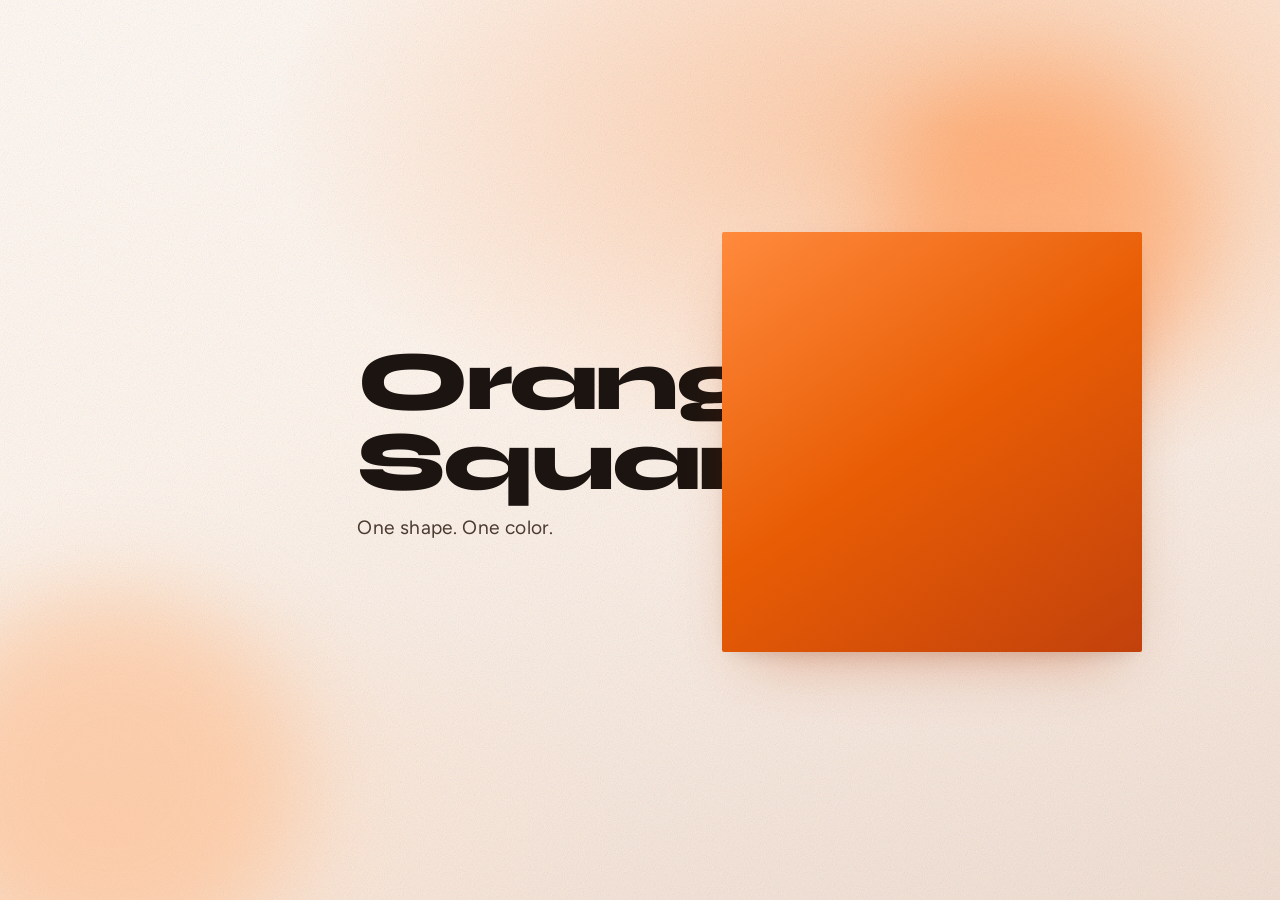
<file: index.html>
<!DOCTYPE html>
<html lang="en">
  <head>
    <meta charset="UTF-8" />
    <meta name="viewport" content="width=device-width, initial-scale=1" />
    <title>Orange Square</title>
    <meta
      name="description"
      content="Orange Square — a quiet mark. One shape. One color. Nowhere else to look."
    />
    <link rel="preconnect" href="https://fonts.googleapis.com" />
    <link rel="preconnect" href="https://fonts.gstatic.com" crossorigin />
    <link
      href="https://fonts.googleapis.com/css2?family=Syne:wght@600;700;800&family=Figtree:wght@400;500&display=swap"
      rel="stylesheet"
    />
    <link rel="stylesheet" href="styles.css" />
  </head>
  <body>
    <div class="atmosphere" aria-hidden="true">
      <div class="atmosphere__wash"></div>
      <div class="atmosphere__grain"></div>
      <div class="atmosphere__orb atmosphere__orb--a"></div>
      <div class="atmosphere__orb atmosphere__orb--b"></div>
    </div>

    <main class="stage">
      <header class="brand">
        <p class="brand__name">Orange Square</p>
        <h1 class="brand__line">One shape. One color.</h1>
      </header>

      <div class="mark" aria-hidden="true">
        <div class="mark__square"></div>
      </div>
    </main>

    <script src="main.js"></script>
  </body>
</html>
</file>
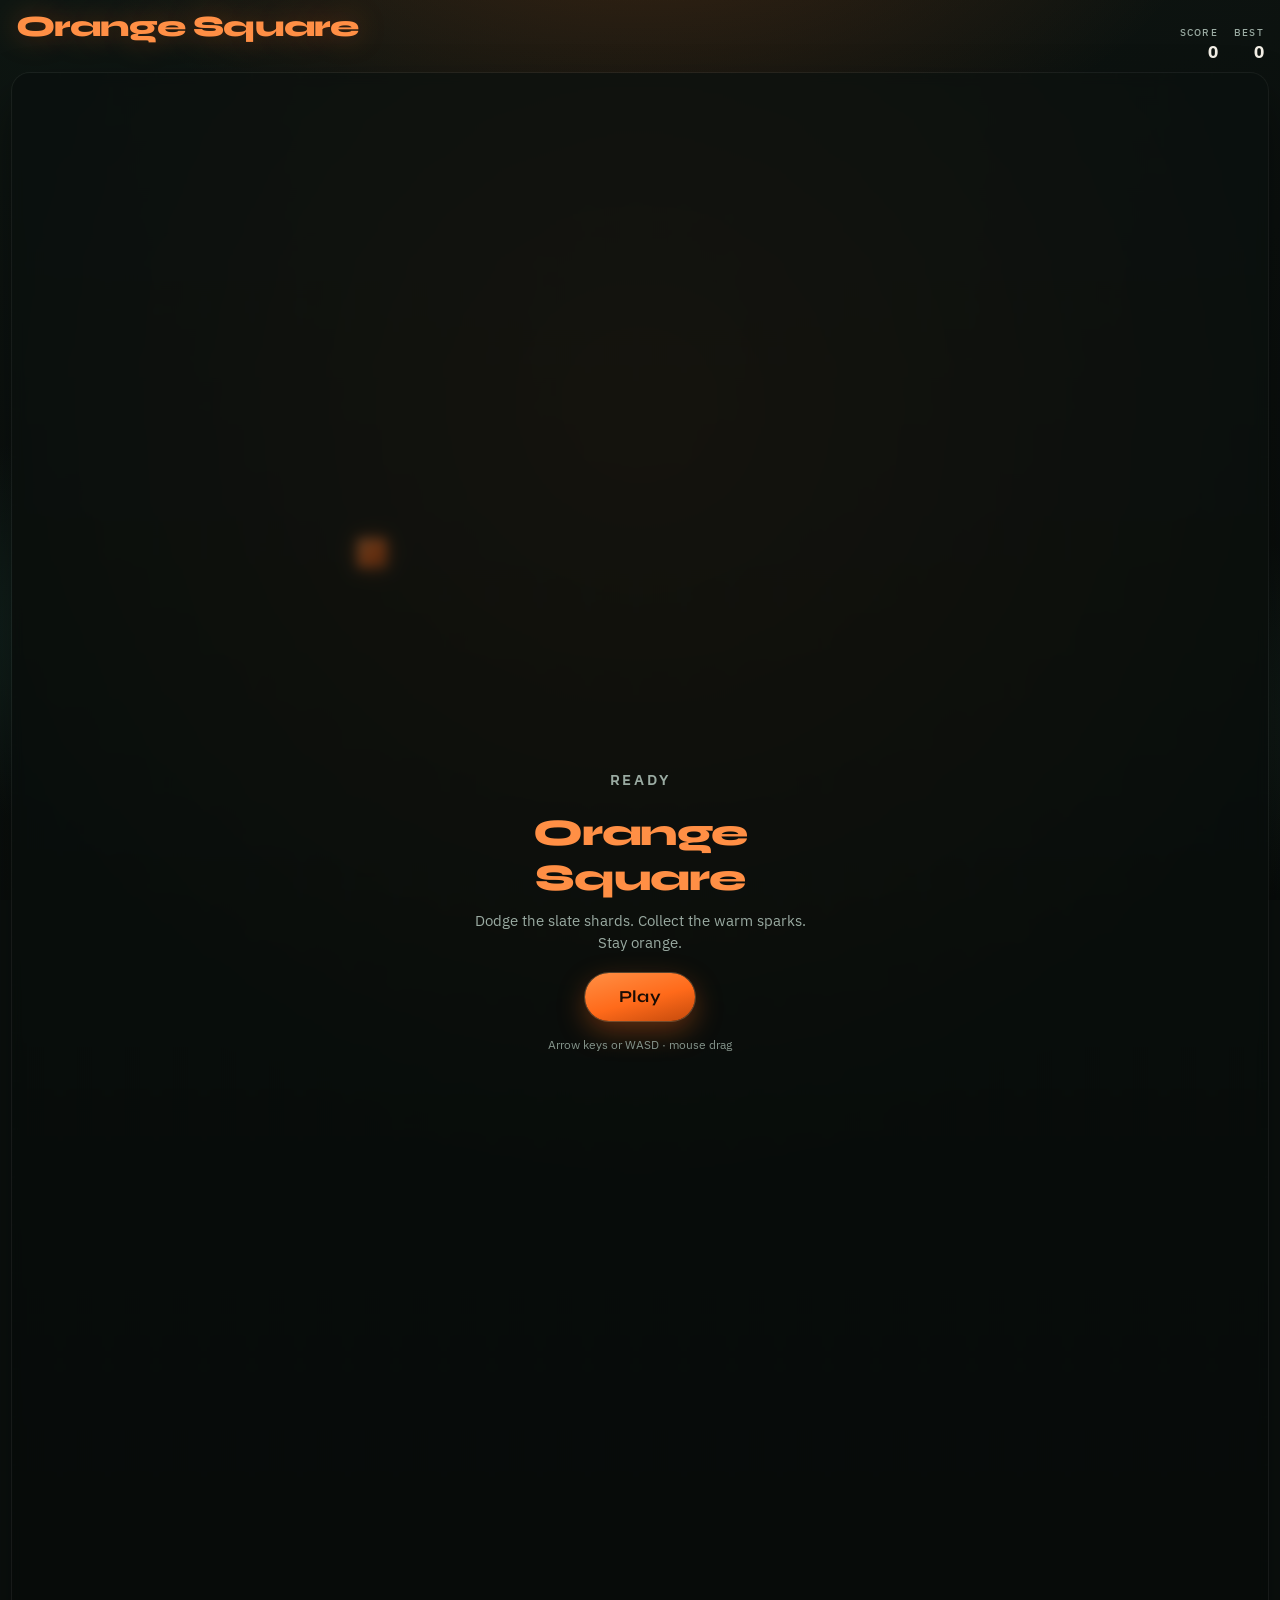
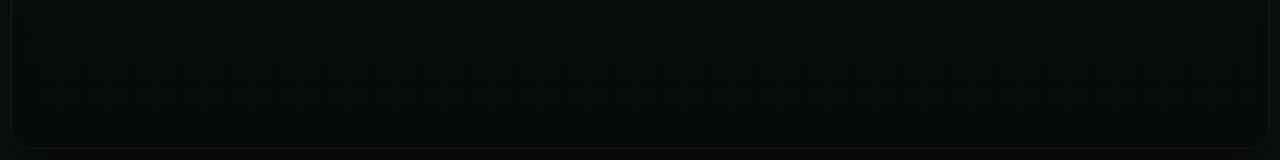
<file: game/index.html>
<!DOCTYPE html>
<html lang="en">
<head>
  <meta charset="utf-8">
  <meta name="viewport" content="width=device-width, initial-scale=1, viewport-fit=cover">
  <meta name="apple-mobile-web-app-capable" content="yes">
  <meta name="theme-color" content="#0b100e">
  <title>Orange Square</title>
  <link rel="preconnect" href="https://fonts.googleapis.com">
  <link rel="preconnect" href="https://fonts.gstatic.com" crossorigin>
  <link href="https://fonts.googleapis.com/css2?family=Syne:wght@600;700;800&family=IBM+Plex+Sans:wght@400;500;600&display=swap" rel="stylesheet">
  <link rel="stylesheet" href="styles.css">
</head>
<body>
  <div class="atmosphere" aria-hidden="true"></div>

  <header class="top-bar">
    <h1 class="brand">Orange Square</h1>
    <div class="stats" aria-live="polite">
      <span class="stat"><span class="stat-label">Score</span> <strong id="score">0</strong></span>
      <span class="stat"><span class="stat-label">Best</span> <strong id="best">0</strong></span>
    </div>
  </header>

  <main class="stage-wrap">
    <canvas id="game" width="720" height="960" aria-label="Orange Square playfield"></canvas>

    <div id="overlay" class="overlay">
      <div class="panel">
        <p class="eyebrow" id="overlay-eyebrow">Ready</p>
        <h2 id="overlay-title">Orange Square</h2>
        <p id="overlay-copy">Dodge the slate shards. Collect the warm sparks. Stay orange.</p>
        <button type="button" id="start-btn" class="cta">Play</button>
        <p class="hint desktop-hint">Arrow keys or WASD · mouse drag</p>
        <p class="hint touch-hint">Drag anywhere on the field to move</p>
      </div>
    </div>
  </main>

  <div class="touch-pad" id="touch-pad" aria-hidden="true">
    <button type="button" class="pad-btn" data-dir="up" aria-label="Move up">▲</button>
    <div class="pad-mid">
      <button type="button" class="pad-btn" data-dir="left" aria-label="Move left">◀</button>
      <button type="button" class="pad-btn" data-dir="down" aria-label="Move down">▼</button>
      <button type="button" class="pad-btn" data-dir="right" aria-label="Move right">▶</button>
    </div>
  </div>

  <script src="game.js" defer></script>
</body>
</html>
</file>
<file: styles.css>
:root {
  --ink: #1c1410;
  --ink-soft: #4a3a30;
  --paper: #fff6ee;
  --paper-deep: #f0ddd0;
  --orange: #e85d04;
  --orange-deep: #c2410c;
  --orange-soft: #ff8a3d;
  --blush: #ffc9a3;
  --sky-warm: #ffe8d6;
  --ease-out: cubic-bezier(0.16, 1, 0.3, 1);
  --ease-soft: cubic-bezier(0.4, 0, 0.2, 1);
}

*,
*::before,
*::after {
  box-sizing: border-box;
}

html,
body {
  height: 100%;
  margin: 0;
}

body {
  min-height: 100dvh;
  color: var(--ink);
  font-family: "Figtree", sans-serif;
  background: var(--paper);
  overflow-x: hidden;
}

/* —— Atmosphere —— */
.atmosphere {
  position: fixed;
  inset: 0;
  z-index: 0;
  pointer-events: none;
  overflow: hidden;
}

.atmosphere__wash {
  position: absolute;
  inset: -10%;
  background:
    radial-gradient(ellipse 80% 60% at 70% 20%, var(--blush) 0%, transparent 55%),
    radial-gradient(ellipse 70% 50% at 15% 85%, var(--sky-warm) 0%, transparent 50%),
    linear-gradient(165deg, #fffaf5 0%, var(--paper) 42%, var(--paper-deep) 100%);
  animation: wash-drift 18s var(--ease-soft) infinite alternate;
}

.atmosphere__grain {
  position: absolute;
  inset: 0;
  opacity: 0.35;
  background-image: url("data:image/svg+xml,%3Csvg viewBox='0 0 200 200' xmlns='http://www.w3.org/2000/svg'%3E%3Cfilter id='n'%3E%3CfeTurbulence type='fractalNoise' baseFrequency='0.85' numOctaves='4' stitchTiles='stitch'/%3E%3C/filter%3E%3Crect width='100%25' height='100%25' filter='url(%23n)' opacity='0.55'/%3E%3C/svg%3E");
  background-size: 180px 180px;
  mix-blend-mode: multiply;
}

.atmosphere__orb {
  position: absolute;
  border-radius: 50%;
  filter: blur(48px);
  opacity: 0.45;
}

.atmosphere__orb--a {
  width: min(42vw, 320px);
  height: min(42vw, 320px);
  top: 8%;
  right: 6%;
  background: var(--orange-soft);
  animation: orb-a 14s var(--ease-soft) infinite alternate;
}

.atmosphere__orb--b {
  width: min(50vw, 380px);
  height: min(50vw, 380px);
  bottom: -8%;
  left: -6%;
  background: #ffb27a;
  animation: orb-b 16s var(--ease-soft) infinite alternate;
}

@keyframes wash-drift {
  from {
    transform: translate3d(0, 0, 0) scale(1);
  }
  to {
    transform: translate3d(-2%, 1.5%, 0) scale(1.04);
  }
}

@keyframes orb-a {
  from {
    transform: translate3d(0, 0, 0);
  }
  to {
    transform: translate3d(-6%, 10%, 0);
  }
}

@keyframes orb-b {
  from {
    transform: translate3d(0, 0, 0);
  }
  to {
    transform: translate3d(8%, -6%, 0);
  }
}

/* —— Stage (one composition) —— */
.stage {
  position: relative;
  z-index: 1;
  min-height: 100dvh;
  display: grid;
  grid-template-rows: auto 1fr;
  align-items: center;
  justify-items: center;
  padding: clamp(1.5rem, 4vw, 3rem) clamp(1.25rem, 4vw, 3rem)
    clamp(2rem, 6vw, 4rem);
  gap: clamp(1.5rem, 4vh, 2.5rem);
}

.brand {
  text-align: center;
  max-width: 22rem;
}

.brand__name {
  margin: 0;
  font-family: "Syne", sans-serif;
  font-weight: 800;
  font-size: clamp(2.75rem, 9vw, 5.25rem);
  letter-spacing: -0.04em;
  line-height: 0.95;
  color: var(--ink);
  opacity: 0;
  transform: translateY(1.1rem);
  transition:
    opacity 0.9s var(--ease-out),
    transform 0.9s var(--ease-out);
}

.brand__line {
  margin: 0.85rem 0 0;
  font-family: "Figtree", sans-serif;
  font-weight: 400;
  font-size: clamp(1rem, 2.4vw, 1.2rem);
  letter-spacing: 0.02em;
  line-height: 1.4;
  color: var(--ink-soft);
  opacity: 0;
  transform: translateY(0.75rem);
  transition:
    opacity 0.85s var(--ease-out) 0.18s,
    transform 0.85s var(--ease-out) 0.18s;
}

.brand.is-in .brand__name,
.brand.is-in .brand__line {
  opacity: 1;
  transform: translateY(0);
}

/* —— The square —— */
.mark {
  display: grid;
  place-items: center;
  width: min(72vw, 420px);
  aspect-ratio: 1;
  opacity: 0;
  transform: scale(0.86) rotate(-4deg);
  transition:
    opacity 1s var(--ease-out) 0.28s,
    transform 1.15s var(--ease-out) 0.28s;
}

.mark.is-in {
  opacity: 1;
  transform: scale(1) rotate(0deg);
}

.mark__square {
  width: 100%;
  height: 100%;
  background: linear-gradient(
    145deg,
    var(--orange-soft) 0%,
    var(--orange) 48%,
    var(--orange-deep) 100%
  );
  border-radius: 2px;
  box-shadow:
    0 28px 60px -28px rgba(194, 65, 12, 0.45),
    0 8px 20px -10px rgba(28, 20, 16, 0.18);
  transform-origin: center;
  animation: square-breathe 7s var(--ease-soft) 1.4s infinite;
}

@keyframes square-breathe {
  0%,
  100% {
    transform: translateY(0) scale(1);
  }
  50% {
    transform: translateY(-10px) scale(1.015);
  }
}

@media (prefers-reduced-motion: reduce) {
  .atmosphere__wash,
  .atmosphere__orb--a,
  .atmosphere__orb--b,
  .mark__square {
    animation: none;
  }

  .brand__name,
  .brand__line,
  .mark {
    opacity: 1;
    transform: none;
    transition: none;
  }
}

@media (max-width: 480px) {
  .stage {
    grid-template-rows: auto 1fr;
    padding-top: clamp(2rem, 8vh, 3.5rem);
  }

  .mark {
    width: min(78vw, 320px);
  }
}

@media (min-width: 900px) {
  .stage {
    grid-template-columns: minmax(16rem, 1fr) minmax(280px, 420px);
    grid-template-rows: 1fr;
    align-items: center;
    justify-content: center;
    column-gap: clamp(2rem, 6vw, 5rem);
    max-width: 1100px;
    margin-inline: auto;
  }

  .brand {
    text-align: left;
    justify-self: end;
    max-width: 18rem;
  }

  .mark {
    justify-self: start;
  }
}
</file>
<file: game/styles.css>
:root {
  --ink: #0b100e;
  --ink-lift: #141c18;
  --mist: #1a2822;
  --leaf: #3d6b5a;
  --spark: #ffd28a;
  --orange: #ff6a1a;
  --orange-hot: #ff8f45;
  --orange-deep: #c44a0c;
  --cream-text: #f3efe6;
  --muted: #9aaba2;
  --danger: #e85a4f;
  --safe-top: env(safe-area-inset-top, 0px);
  --safe-bottom: env(safe-area-inset-bottom, 0px);
  --safe-left: env(safe-area-inset-left, 0px);
  --safe-right: env(safe-area-inset-right, 0px);
}

*,
*::before,
*::after {
  box-sizing: border-box;
}

html,
body {
  margin: 0;
  min-height: 100%;
  min-height: 100dvh;
  min-height: -webkit-fill-available;
  background: var(--ink);
  color: var(--cream-text);
  font-family: "IBM Plex Sans", -apple-system, BlinkMacSystemFont, "Segoe UI", sans-serif;
  -webkit-font-smoothing: antialiased;
  -webkit-tap-highlight-color: transparent;
  overscroll-behavior: none;
  touch-action: none;
  overflow: hidden;
  user-select: none;
  -webkit-user-select: none;
}

body {
  display: flex;
  flex-direction: column;
  align-items: stretch;
  position: relative;
  padding:
    calc(0.75rem + var(--safe-top))
    calc(0.75rem + var(--safe-right))
    calc(0.75rem + var(--safe-bottom))
    calc(0.75rem + var(--safe-left));
  gap: 0.65rem;
}

.atmosphere {
  position: fixed;
  inset: 0;
  z-index: 0;
  pointer-events: none;
  background:
    radial-gradient(ellipse 80% 55% at 50% -10%, rgba(255, 106, 26, 0.18), transparent 55%),
    radial-gradient(ellipse 60% 45% at 85% 80%, rgba(61, 107, 90, 0.22), transparent 50%),
    radial-gradient(ellipse 50% 40% at 10% 70%, rgba(20, 40, 34, 0.9), transparent 55%),
    linear-gradient(165deg, #0e1612 0%, var(--ink) 45%, #080c0a 100%);
  animation: atmosphere-drift 14s ease-in-out infinite alternate;
}

@keyframes atmosphere-drift {
  from { filter: brightness(1); transform: scale(1); }
  to { filter: brightness(1.06); transform: scale(1.03); }
}

.top-bar,
.stage-wrap,
.touch-pad {
  position: relative;
  z-index: 1;
}

.top-bar {
  display: flex;
  align-items: baseline;
  justify-content: space-between;
  gap: 1rem;
  flex-shrink: 0;
  padding: 0 0.25rem;
}

.brand {
  margin: 0;
  font-family: Syne, "Avenir Next", "Segoe UI", sans-serif;
  font-weight: 800;
  font-size: clamp(1.35rem, 4.5vw, 1.85rem);
  letter-spacing: -0.03em;
  line-height: 1;
  color: var(--orange-hot);
  text-shadow: 0 0 28px rgba(255, 106, 26, 0.35);
  animation: brand-in 0.7s ease-out both;
}

@keyframes brand-in {
  from { opacity: 0; transform: translateY(-8px); }
  to { opacity: 1; transform: translateY(0); }
}

.stats {
  display: flex;
  gap: 1rem;
  font-variant-numeric: tabular-nums;
}

.stat {
  display: flex;
  flex-direction: column;
  align-items: flex-end;
  gap: 0.1rem;
  font-size: 1.05rem;
  font-weight: 600;
}

.stat-label {
  font-size: 0.65rem;
  font-weight: 500;
  letter-spacing: 0.12em;
  text-transform: uppercase;
  color: var(--muted);
}

.stage-wrap {
  position: relative;
  flex: 1 1 auto;
  min-height: 0;
  display: flex;
  align-items: center;
  justify-content: center;
  border-radius: 18px;
  overflow: hidden;
  box-shadow:
    0 0 0 1px rgba(255, 255, 255, 0.06),
    0 24px 48px rgba(0, 0, 0, 0.45);
  animation: stage-in 0.85s ease-out both;
}

@keyframes stage-in {
  from { opacity: 0; transform: translateY(12px) scale(0.985); }
  to { opacity: 1; transform: translateY(0) scale(1); }
}

#game {
  display: block;
  width: 100%;
  height: 100%;
  max-width: 100%;
  max-height: 100%;
  background: transparent;
  cursor: crosshair;
  touch-action: none;
}

.overlay {
  position: absolute;
  inset: 0;
  display: flex;
  align-items: center;
  justify-content: center;
  padding: 1.25rem;
  background: rgba(8, 12, 10, 0.62);
  -webkit-backdrop-filter: blur(6px);
  backdrop-filter: blur(6px);
  transition: opacity 0.35s ease, visibility 0.35s ease;
}

.overlay.is-hidden {
  opacity: 0;
  visibility: hidden;
  pointer-events: none;
}

.panel {
  text-align: center;
  max-width: 22rem;
  animation: panel-pop 0.55s cubic-bezier(0.22, 1, 0.36, 1) both;
}

@keyframes panel-pop {
  from { opacity: 0; transform: translateY(16px) scale(0.96); }
  to { opacity: 1; transform: translateY(0) scale(1); }
}

.eyebrow {
  margin: 0 0 0.4rem;
  font-size: 0.7rem;
  font-weight: 600;
  letter-spacing: 0.18em;
  text-transform: uppercase;
  color: var(--leaf);
}

.panel h2 {
  margin: 0 0 0.55rem;
  font-family: Syne, "Avenir Next", sans-serif;
  font-weight: 800;
  font-size: clamp(1.75rem, 6vw, 2.35rem);
  letter-spacing: -0.03em;
  color: var(--orange-hot);
}

.panel p {
  margin: 0 0 1.25rem;
  color: var(--muted);
  line-height: 1.45;
  font-size: 0.95rem;
}

.cta {
  appearance: none;
  -webkit-appearance: none;
  border: none;
  border-radius: 999px;
  padding: 0.85rem 2.1rem;
  font-family: Syne, sans-serif;
  font-weight: 700;
  font-size: 1.05rem;
  letter-spacing: 0.02em;
  color: #1a0c04;
  background: linear-gradient(165deg, var(--orange-hot), var(--orange) 55%, var(--orange-deep));
  box-shadow:
    0 0 0 1px rgba(255, 200, 140, 0.25),
    0 10px 28px rgba(255, 106, 26, 0.35);
  cursor: pointer;
  transition: transform 0.15s ease, box-shadow 0.15s ease;
}

.cta:hover,
.cta:focus-visible {
  transform: translateY(-1px) scale(1.02);
  box-shadow:
    0 0 0 1px rgba(255, 200, 140, 0.35),
    0 14px 32px rgba(255, 106, 26, 0.45);
  outline: none;
}

.cta:active {
  transform: scale(0.98);
}

.hint {
  margin: 0.9rem 0 0 !important;
  font-size: 0.78rem !important;
  color: rgba(154, 171, 162, 0.85) !important;
}

.touch-hint { display: none; }
.desktop-hint { display: block; }

.touch-pad {
  display: none;
  flex-direction: column;
  align-items: center;
  gap: 0.35rem;
  flex-shrink: 0;
  padding-bottom: 0.15rem;
}

.pad-mid {
  display: flex;
  gap: 0.35rem;
  align-items: center;
}

.pad-btn {
  appearance: none;
  -webkit-appearance: none;
  width: 3.1rem;
  height: 3.1rem;
  border-radius: 14px;
  border: 1px solid rgba(255, 255, 255, 0.1);
  background: rgba(26, 40, 34, 0.85);
  color: var(--cream-text);
  font-size: 1rem;
  cursor: pointer;
  -webkit-touch-callout: none;
}

.pad-btn:active,
.pad-btn.is-active {
  background: rgba(255, 106, 26, 0.35);
  border-color: rgba(255, 143, 69, 0.55);
  color: var(--orange-hot);
}

@media (hover: none) and (pointer: coarse) {
  .touch-pad { display: flex; }
  .touch-hint { display: block; }
  .desktop-hint { display: none; }
  #game { cursor: default; }
}

@media (max-height: 640px) and (hover: none) {
  .touch-pad { display: none; }
}
</file>
